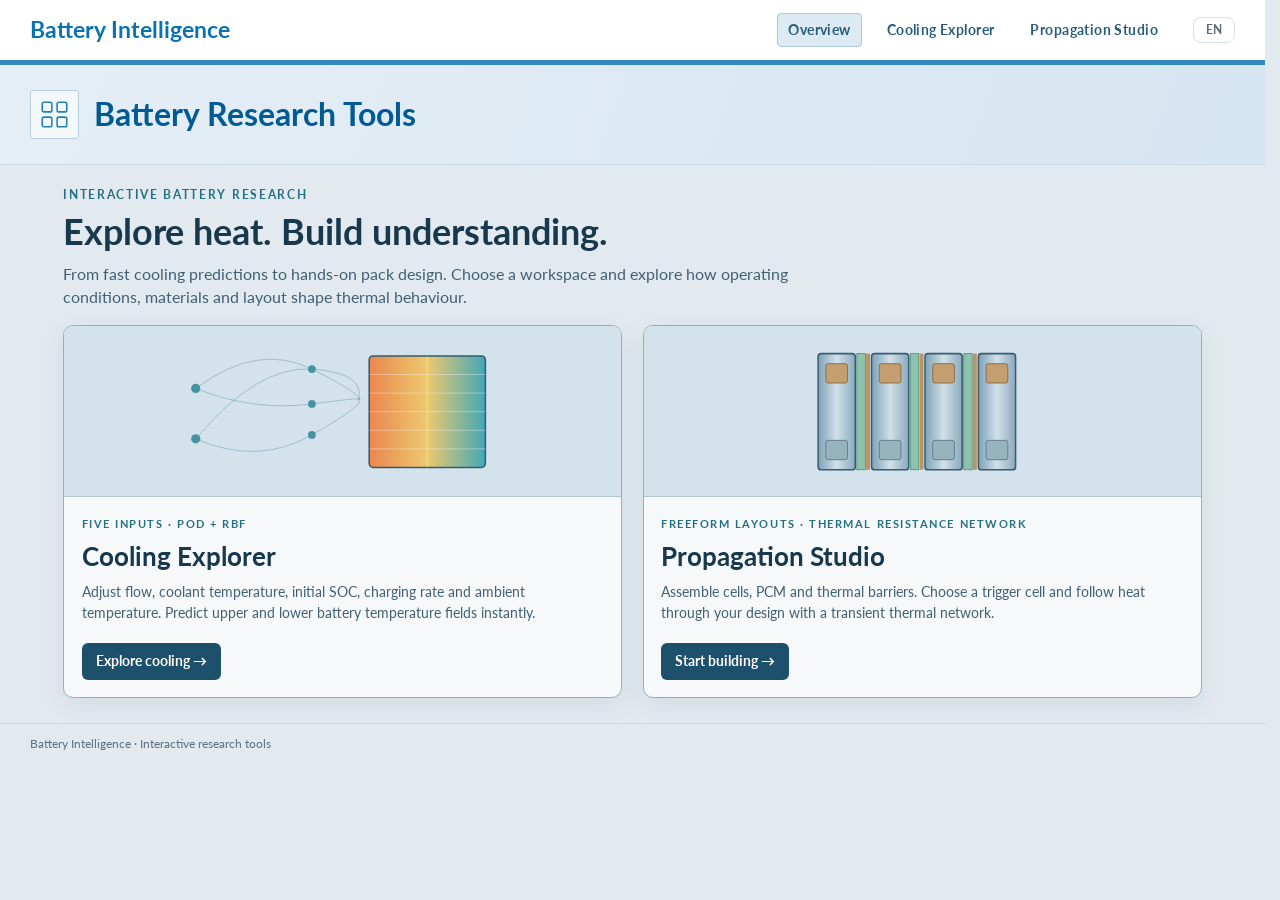
<file: index.html>
<!doctype html><html lang="en"><head><meta charset="utf-8"><meta name="viewport" content="width=device-width,initial-scale=1"><title>Battery Intelligence — Interactive research tools</title><meta name="description" content="Explore battery cooling predictions and build thermal propagation layouts in one interactive research platform."><link rel="stylesheet" href="./suite.css?v=ui-2"><link rel="stylesheet" href="./overview.css?v=ui-2"></head><body><div class="suite-header"><a class="suite-brand" href="./">Battery Intelligence</a>
<nav class="suite-links" aria-label="Battery Intelligence modules" data-no-i18n>
<a href="./" aria-current="page">Overview</a>
<a href="./cooling/">Cooling Explorer</a>
<a href="./propagation/">Propagation Studio</a>
</nav>
<button id="lang" class="suite-language" type="button" aria-label="Switch language" data-no-i18n>EN</button></div>
<header class="suite-titlebar">
  <div class="suite-identity">
    <div class="suite-mark" aria-hidden="true"><svg viewBox="0 0 40 40"><rect x="6" y="6" width="11" height="11" rx="2"/><rect x="23" y="6" width="11" height="11" rx="2"/><rect x="6" y="23" width="11" height="11" rx="2"/><rect x="23" y="23" width="11" height="11" rx="2"/></svg></div>
    <h1 data-en="Battery Research Tools" data-zh="电池研究工具">Battery Research Tools</h1>
  </div>
</header><section class="intro"><span class="eyebrow" data-en="Interactive battery research" data-zh="交互式电池研究平台"></span><h2 data-en="Explore heat. Build understanding." data-zh="探索热行为，理解电池系统。"></h2><p data-en="From fast cooling predictions to hands-on pack design. Choose a workspace and explore how operating conditions, materials and layout shape thermal behaviour." data-zh="从快速冷却预测到自由搭建电池包，选择一个工作台，探索工况、材料和布局如何改变电池热行为。"></p></section><main class="tools"><a class="tool" href="./cooling/"><div class="art"><svg viewBox="0 0 420 180" aria-hidden="true"><defs><linearGradient id="heat"><stop stop-color="#eb8750"/><stop offset=".5" stop-color="#ecc96e"/><stop offset="1" stop-color="#42a8b8"/></linearGradient></defs><g stroke="#48869c" stroke-width="1" fill="none" opacity=".5"><path d="M20 60Q100 0 170 35T230 75M20 60Q95 90 170 80T230 75M20 125Q100 160 170 120T230 75M20 125Q100 30 170 35T230 75"/></g><g fill="#4592a1"><circle cx="20" cy="60" r="6"/><circle cx="20" cy="125" r="6"/><circle cx="170" cy="35" r="5"/><circle cx="170" cy="80" r="5"/><circle cx="170" cy="120" r="5"/></g><rect x="244" y="18" width="150" height="144" rx="5" fill="url(#heat)" stroke="#315c73" stroke-width="2"/><path d="M244 42H394M244 66H394M244 90H394M244 114H394M244 138H394M319 18V162" stroke="#fff" opacity=".45"/></svg></div><div class="copy"><span class="tag" data-en="Five inputs · POD + RBF" data-zh="五参数 · POD + RBF"></span><h2>Cooling Explorer</h2><p data-en="Adjust flow, coolant temperature, initial SOC, charging rate and ambient temperature. Predict upper and lower battery temperature fields instantly." data-zh="调整流量、冷却液温度、初始 SOC、充电倍率和环境温度，实时预测电池上下切面的温度分布。"></p><span class="go" data-en="Explore cooling →" data-zh="进入冷却预测 →"></span></div></a><a class="tool" href="./propagation/"><div class="art"><svg viewBox="0 0 420 180" aria-hidden="true"><defs><linearGradient id="metal"><stop stop-color="#7da1b6"/><stop offset=".5" stop-color="#d2e0e8"/><stop offset="1" stop-color="#8baabd"/></linearGradient></defs><g fill="url(#metal)" stroke="#375d74" stroke-width="2"><rect x="76" y="15" width="48" height="150" rx="4"/><rect x="145" y="15" width="48" height="150" rx="4"/><rect x="214" y="15" width="48" height="150" rx="4"/><rect x="283" y="15" width="48" height="150" rx="4"/></g><g fill="#c49e6f" stroke="#746044"><rect x="86" y="28" width="28" height="25" rx="3"/><rect x="155" y="28" width="28" height="25" rx="3"/><rect x="224" y="28" width="28" height="25" rx="3"/><rect x="293" y="28" width="28" height="25" rx="3"/></g><g fill="#97b3be" stroke="#506d80"><rect x="86" y="127" width="28" height="25" rx="3"/><rect x="155" y="127" width="28" height="25" rx="3"/><rect x="224" y="127" width="28" height="25" rx="3"/><rect x="293" y="127" width="28" height="25" rx="3"/></g><g fill="#8dc3ac" stroke="#4a8b76"><rect x="126" y="15" width="11" height="150"/><rect x="195" y="15" width="11" height="150"/><rect x="264" y="15" width="11" height="150"/></g><g fill="#bd9360"><rect x="138" y="15" width="5" height="150"/><rect x="207" y="15" width="5" height="150"/><rect x="276" y="15" width="5" height="150"/></g></svg></div><div class="copy"><span class="tag" data-en="Freeform layouts · Thermal resistance network" data-zh="自由布局 · 热阻网络"></span><h2>Propagation Studio</h2><p data-en="Assemble cells, PCM and thermal barriers. Choose a trigger cell and follow heat through your design with a transient thermal network." data-zh="自由组合电芯、PCM 与隔热层，选择触发电芯，通过瞬态热阻网络观察热量在布局中的传播。"></p><span class="go" data-en="Start building →" data-zh="开始搭建 →"></span></div></a></main><div class="footer">Battery Intelligence · <span data-en="Interactive research tools" data-zh="交互式研究工具"></span></div><script>let lang=new URLSearchParams(location.search).get('lang')==='zh'?'zh':'en';function render(){document.documentElement.lang=lang==='zh'?'zh-CN':'en';document.querySelectorAll('[data-en]').forEach(e=>e.textContent=e.dataset[lang]);document.getElementById('lang').textContent=lang==='en'?'EN':'中文';document.querySelectorAll('.tool,.suite-links a,.suite-brand').forEach(a=>{const u=new URL(a.href);u.searchParams.set('lang',lang);a.href=u.href;});}document.getElementById('lang').onclick=()=>{lang=lang==='en'?'zh':'en';render();};const q=new URLSearchParams(location.search);if(['flow','tin','soc','crate','ambient','modes'].some(k=>q.has(k)))location.replace('./cooling/'+location.search+location.hash);render();</script></body></html>
</file>
<file: suite.css>
@font-face{font-family:Lato;src:url('./assets/Lato-Regular.ttf') format('truetype');font-style:normal;font-weight:400;font-display:swap}
@font-face{font-family:Lato;src:url('./assets/Lato-Bold.ttf') format('truetype');font-style:normal;font-weight:700;font-display:swap}

:root {
  --suite-gutter: max(30px, calc((100vw - 1720px) / 2));
  --suite-font: Lato, "Segoe UI", "Microsoft YaHei", Helvetica, Arial, sans-serif;
  --suite-blue: #005b94;
  --suite-accent: #3388bd;
  --suite-line: #c8dce9;
  --suite-soft: #f3f8fb;
  --suite-text: #34485a;
}

html { scrollbar-gutter: stable; }

.suite-header,
.suite-titlebar {
  box-sizing: border-box;
  padding-inline: var(--suite-gutter);
  font-family: var(--suite-font);
}

.suite-header {
  display: grid;
  grid-template-columns: minmax(0, 1fr) auto auto;
  grid-template-areas: "brand nav language";
  align-items: center;
  gap: 14px;
  min-height: 60px;
  background: white;
}

.suite-brand {
  grid-area: brand;
  width: fit-content;
  color: #0872b3;
  font-size: 23px;
  font-weight: 700;
  line-height: 1.2;
  text-decoration: none;
}

.suite-brand:hover { color: var(--suite-blue); }

.suite-links {
  grid-area: nav;
  display: flex;
  align-items: center;
  gap: 14px;
  font: 700 14px/1.25 var(--suite-font);
  letter-spacing: .03em;
}

.suite-links a {
  padding: 7px 10px;
  border: 1px solid transparent;
  border-radius: 4px;
  color: #275d7c;
  text-decoration: none;
  white-space: nowrap;
}

.suite-links a:hover { background: #eef6fb; }

.suite-links a[aria-current="page"] {
  border-color: #aec7d8;
  background: #dceaf3;
}

.suite-header .suite-language {
  grid-area: language;
  justify-self: end;
  box-sizing: border-box;
  min-width: 42px;
  margin: 0 0 0 10px;
  padding: 5px 8px;
  border: 1px solid #d3e1e9;
  border-radius: 8px;
  background: white;
  box-shadow: none;
  color: #5d6c78;
  cursor: pointer;
  font: 700 12px/1.2 var(--suite-font);
}

.suite-header .suite-language:hover { background: #eef6fb; }

.suite-titlebar {
  display: grid;
  grid-template-columns: minmax(0, 1fr) auto;
  align-items: center;
  gap: 20px;
  background: linear-gradient(110deg, #e6eef5, #d5e5f1);
  border-top: 5px solid var(--suite-accent);
  border-bottom: 1px solid var(--suite-line);
}

.suite-identity {
  display: flex;
  align-items: center;
  gap: 15px;
  min-height: 99px;
  min-width: 0;
}

.suite-titlebar h1 {
  margin: 0;
  color: var(--suite-blue);
  font: 700 32px/1.2 var(--suite-font);
  letter-spacing: 0;
}

.suite-mark {
  box-sizing: border-box;
  flex: 0 0 49px;
  width: 49px;
  height: 49px;
  padding: 6px;
  border: 1px solid #b8d0df;
  border-radius: 3px;
  background: var(--suite-soft);
}

.suite-mark svg {
  display: block;
  width: 100%;
  height: 100%;
  fill: none;
  stroke: #267fb5;
  stroke-width: 1.8;
  stroke-linecap: round;
  stroke-linejoin: round;
}

.suite-title-extra { min-width: 0; }

.suite-header a:focus-visible,
.suite-header button:focus-visible {
  outline: 2px solid #167bac;
  outline-offset: 3px;
}

@media (min-width: 1450px) {
  .suite-brand { font-size: 25px; }
  .suite-titlebar h1 { font-size: 36px; }
  .suite-mark { flex-basis: 54px; width: 54px; height: 54px; }
}

.visitor-panel {
  width: min(540px, calc(100% - 32px));
  margin: 32px auto;
  padding: 24px;
  border: 1px solid var(--suite-line);
  border-radius: 12px;
  background: white;
  text-align: center;
  box-shadow: 0 5px 20px rgb(28 62 85 / 5%);
}
.visitor-panel h2 {
  display: flex;
  align-items: center;
  justify-content: center;
  gap: 10px;
  margin: 0 0 18px;
  color: #345971;
  font: 700 17px/1.4 var(--suite-font);
}
.visitor-panel svg { width: 23px; height: 23px; fill: none; stroke: currentColor; stroke-width: 1.6; }
.visitor-panel a { display: block; border-radius: 5px; }
.visitor-panel a:focus-visible { outline: 2px solid #167bac; outline-offset: 4px; }
.visitor-panel img { display: block; max-width: 100%; min-height: 50px; height: auto; margin: auto; }
.visitor-panel p { color: #6c8191; font-size: 12px; margin: 16px 0 0; }

@media (max-width: 1250px) {
  :root { --suite-gutter: 24px; }
  .suite-titlebar h1 { font-size: 27px; }
}

@media (max-width: 760px) {
  :root { --suite-gutter: 16px; }

  .suite-header {
    grid-template-columns: minmax(0, 1fr) auto;
    grid-template-areas: "brand language" "nav nav";
    gap: 7px 12px;
    padding-block: 10px 8px;
  }

  .suite-brand { font-size: 20px; }
  .suite-links { gap: 4px; font-size: 11px; }
  .suite-links a { padding: 5px 6px; }

  .suite-titlebar {
    grid-template-columns: minmax(0, 1fr);
    gap: 0;
  }

  .suite-identity { gap: 10px; min-height: 73px; }
  .suite-titlebar h1 { font-size: clamp(18px, 4.7vw, 23px); }
  .suite-mark { flex-basis: 39px; width: 39px; height: 39px; }
  .suite-title-extra { padding-bottom: 12px; }
}

@media (max-width: 360px) {
  .suite-links { gap: 3px; font-size: 10px; }
  .suite-links a { padding-inline: 4px; }
}
</file>
<file: overview.css>
* { box-sizing: border-box; }

body {
  margin: 0;
  background: #e2eaef;
  color: var(--suite-text);
  font: 15px/1.6 var(--suite-font);
}

.intro, .tools {
  width: min(90%, 1320px);
  margin-inline: auto;
}

.intro { padding-block: clamp(14px, 2.4svh, 28px) clamp(12px, 1.9svh, 24px); }

.eyebrow, .tag {
  color: #236f83;
  font-size: 11px;
  font-weight: 700;
  letter-spacing: .14em;
  text-transform: uppercase;
}

.eyebrow { display: block; font-size: 12px; line-height: 1.25; }

.intro h2 {
  margin: .28em 0;
  color: #18384d;
  font-size: clamp(28px, 2.8vw, 44px);
  font-weight: 700;
  line-height: 1.12;
}

.intro p {
  max-width: 50em;
  margin: 0;
  color: #416075;
  font-size: clamp(14px, 1.25vw, 17px);
  line-height: 1.45;
}

.tools {
  display: grid;
  grid-template-columns: repeat(2, minmax(0, 1fr));
  gap: clamp(16px, 1.6vw, 26px);
  padding-bottom: clamp(18px, 2.8svh, 32px);
}

.tool {
  display: flex;
  flex-direction: column;
  overflow: hidden;
  border: 1px solid #92afbf;
  border-radius: clamp(10px, .73vw, 15px);
  background: #f6f8fa;
  box-shadow: 0 8px 26px rgb(26 59 79 / 8%);
  transition: border-color .18s, box-shadow .18s;
  color: inherit;
  text-decoration: none;
}

.tool:hover { border-color: var(--suite-accent); box-shadow: 0 12px 32px rgb(26 59 79 / 14%); }
.tool:focus-visible { outline: 2px solid var(--suite-blue); outline-offset: 4px; }

.art {
  display: grid;
  place-items: center;
  aspect-ratio: 2.6;
  max-height: clamp(112px, 19svh, 210px);
  border-bottom: 1px solid #afc5d1;
  background: #d4e2eb;
}

.art svg { display: block; width: 75%; height: 82%; max-height: inherit; }

.copy {
  display: flex;
  flex: 1;
  flex-direction: column;
  align-items: flex-start;
  padding: clamp(15px, 1.35vw, 24px);
}

.copy h2 {
  margin: .35em 0 .4em;
  color: #18384d;
  font-size: clamp(21px, 2vw, 30px);
  line-height: 1.2;
}

.copy p {
  margin: 0 0 clamp(12px, 2.2svh, 24px);
  color: #416075;
  font-size: clamp(14px, 1.12vw, 16px);
  line-height: 1.45;
}

.go {
  margin-top: auto;
  padding: .5em 1em;
  border-radius: 6px;
  background: #1c506b;
  color: white;
  font-size: 14px;
  font-weight: 700;
}

.tool:hover .go { background: #143f57; }

@media (min-width: 1450px) and (min-height: 850px) {
  .intro { padding-block: 30px 28px; }
  .intro h2 { font-size: clamp(44px, 3vw, 56px); }
  .intro p { font-size: 19px; }
  .eyebrow { font-size: 13px; }
  .tag { font-size: 12px; }
  .art { max-height: 250px; }
  .copy { padding: 26px 28px; }
  .copy h2 { font-size: 34px; }
  .copy p { font-size: 18px; }
  .go { font-size: 16px; padding: 11px 18px; }
}

@media (prefers-reduced-motion: reduce) {
  .tool { transition: none; }
}

.footer {
  padding: 10px var(--suite-gutter);
  border-top: 1px solid var(--suite-line);
  color: #5d7181;
  font-size: 12px;
}

@media (max-width: 760px) {
  .intro, .tools { width: calc(100% - 2 * var(--suite-gutter)); }
  .tools { grid-template-columns: 1fr; gap: 12px; }
  .tool { display: grid; grid-template-columns: 23% minmax(0, 1fr); }
  .art {
    aspect-ratio: auto;
    max-height: none;
    border-right: 1px solid #afc5d1;
    border-bottom: 0;
  }
  .art svg { width: 92%; }
  .copy { padding: 10px 12px; }
  .copy h2 { margin-block: .22em; }
  .copy p { margin-bottom: 9px; }
  .tag { font-size: 10px; letter-spacing: .06em; line-height: 1.35; }
}
</file>
